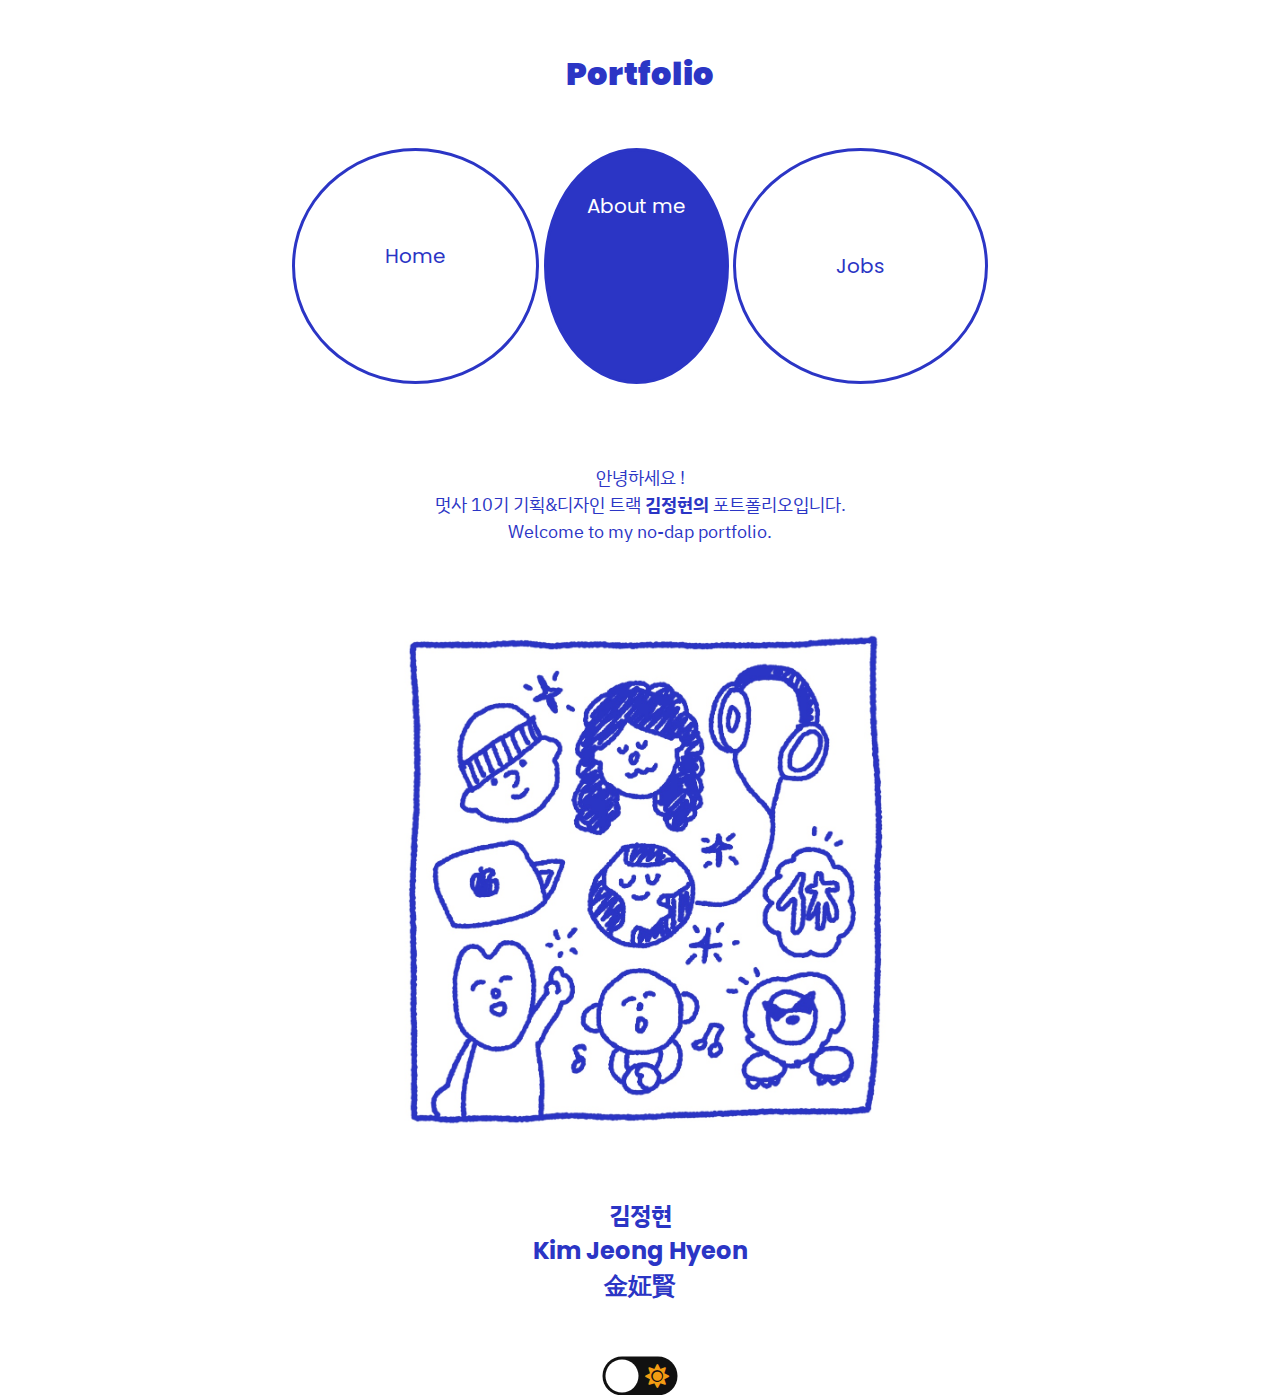
<file: index.html>
<!DOCTYPE html>
<html lang="en">
<head>
    <meta charset="UTF-8">
    <meta http-equiv="X-UA-Compatible" content="IE=edge">
    <meta name="viewport" content="width=device-width, initial-scale=1.0">
    <title>김정현의 포트폴리오</title>
    <link rel="stylesheet" href="home.css">
    <link rel="preconnect" href="https://fonts.googleapis.com"> 
    <link rel="preconnect" href="https://fonts.gstatic.com" crossorigin> 
    <link href="https://fonts.googleapis.com/css2?family=IBM+Plex+Sans+KR:wght@300;400;700&family=Poppins:ital,wght@0,300;0,400;0,600;0,800;1,300;1,400&display=swap" rel="stylesheet">
    <script defer src="home.js"></script>
    <link
    rel="stylesheet"
    href="https://cdnjs.cloudflare.com/ajax/libs/font-awesome/5.8.2/css/all.min.css"
    />
</head>

<body>
    <header>
        <h1>Portfolio</h1>
        <nav>
            <ul class="content-container">
                <li class="home"><a href="index.html" class="a1">Home</a></li>
                <li class="aboutme"><a href="aboutme.html" class="a2">About me</a></li>
                <li class="jobs"><a href="jobs.html" class="a3">Jobs</a></li>
            </ul>
        </nav>
    </header>

    <section class="introduce-container">
        <h2 class="introduce-text">안녕하세요 !
        <br>멋사 10기 기획&디자인 트랙 <span class="bold">김정현의</span> 포트폴리오입니다.
        <br>Welcome to my no-dap portfolio.
        </h2>
    </section>

    <section>
        <div class="image-container">
            <image src="my-img1.jpg" class="my-image" width="500px"></image>
        </div>
    </section>

    <section class="name-container">
        <h2 class="name-kor">김정현</h2>
        <h2 class="name-eng">Kim Jeong Hyeon</h2>
        <h2 class="name-chinese">金姃賢</h2>
    </section>

    <div class="toggle">
        <input type="checkbox" class="checkbox" id=checkbox>
        <label for="checkbox" class="label">
            <i class="fas fa-moon"></i>
            <i class="fas fa-sun"></i>
            <div class="ball"></div>
        </label>
    </div>

</body>
</html>
</file>
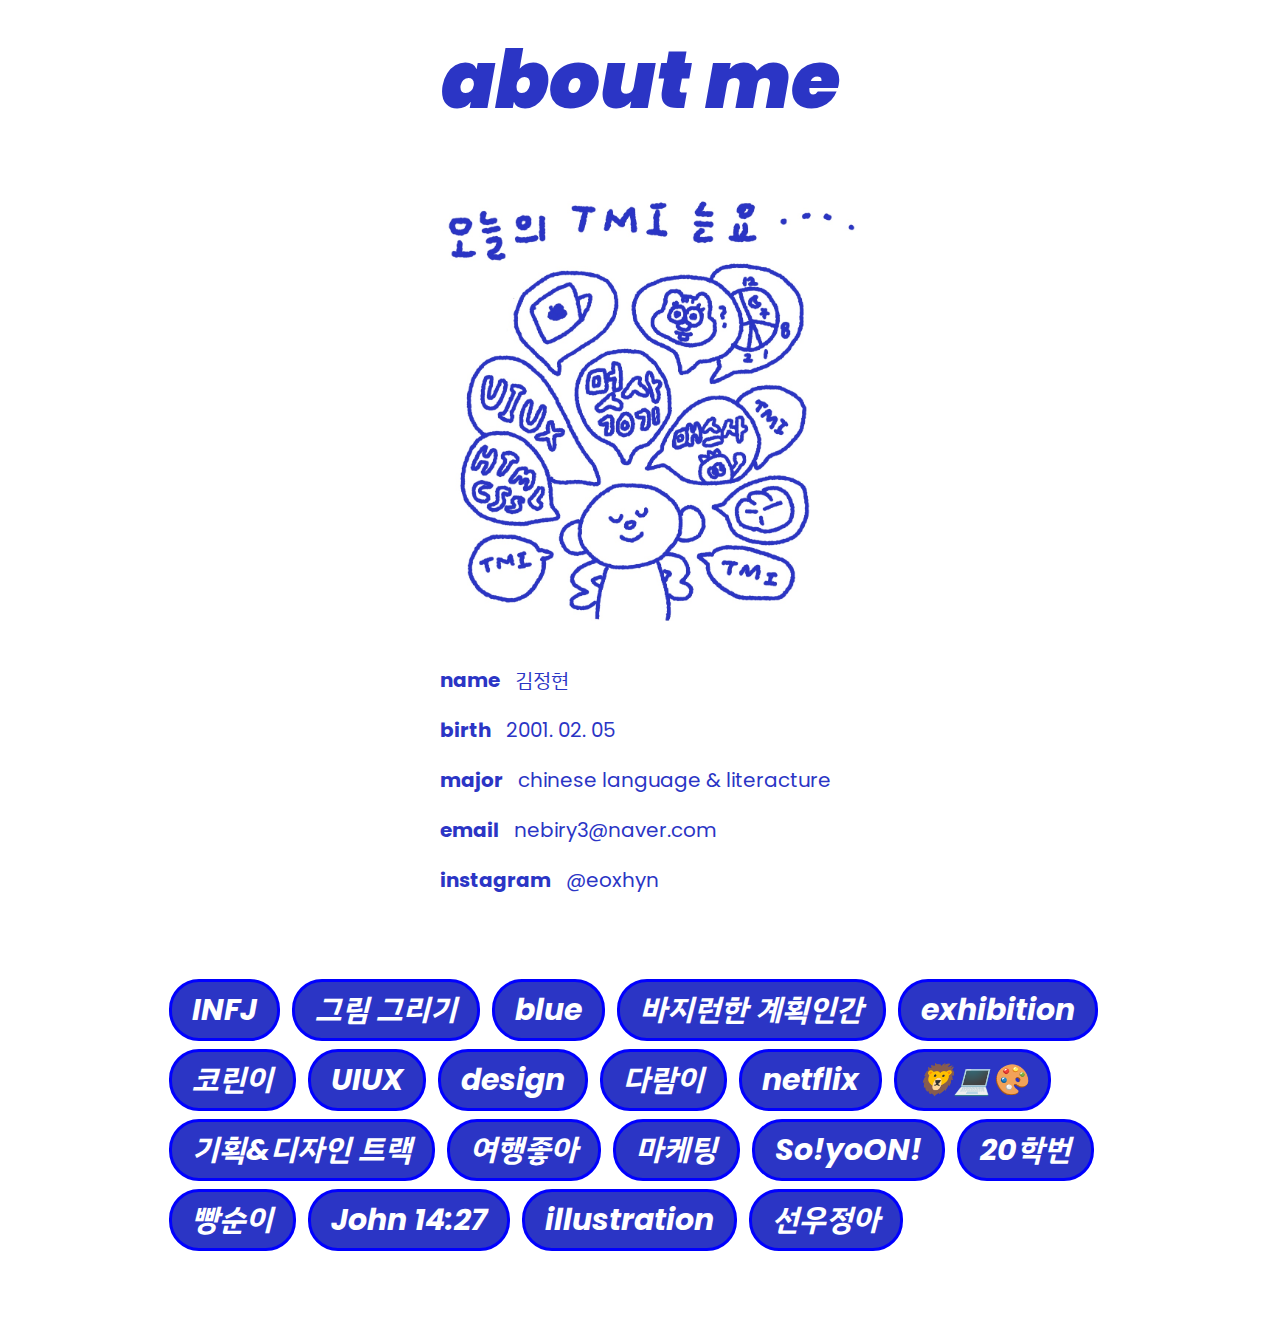
<file: aboutme.html>
<!DOCTYPE html>
<html lang="en">
<head>
    <meta charset="UTF-8">
    <meta http-equiv="X-UA-Compatible" content="IE=edge">
    <meta name="viewport" content="width=device-width, initial-scale=1.0">
    <title>about me</title>
    <link rel="stylesheet" href="aboutme.css">
    <link rel="stylesheet" href="mixin.css">
    <link rel="stylesheet" href="variable.css">
    <link rel="preconnect" href="https://fonts.googleapis.com"> 
    <link rel="preconnect" href="https://fonts.gstatic.com" crossorigin> 
    <link href="https://fonts.googleapis.com/css2?family=IBM+Plex+Sans+KR:wght@300;400;700&family=Poppins:ital,wght@0,300;0,400;0,600;0,800;1,300;1,400;1,800&display=swap" rel="stylesheet">
</head>

<body>
    <section class="title-container">
        <h1 class="title">about me</h1>
    </section>

    <section>
        <div class="image-container">
            <image src="my-img2.jpg" class="image1" width="700px"></image>
        </div>
    </section>

    <section>
        <div class="introduction-container">
            <p class="introduction-text"><span>name</span> 김정현</p>
            <p class="introduction-text"><span>birth</span> 2001. 02. 05</p>
            <p class="introduction-text"><span>major</span> chinese language & literacture</p>
            <p class="introduction-text"><span>email</span> nebiry3@naver.com</p>
            <p class="introduction-text"><span>instagram</span> @eoxhyn</p>
        </div>
    </section>

    <section>
        <div class="tmi-container">
            <p class="tmi">INFJ</p>
            <p class="tmi">그림 그리기</p>
            <p class="tmi">blue</p>
            <p class="tmi">바지런한 계획인간</p>
            <p class="tmi">exhibition</p>
            <p class="tmi">코린이</p>
            <p class="tmi">UIUX</p>
            <p class="tmi">design</p>
            <p class="tmi">다람이</p>
            <p class="tmi">netflix</p>
            <p class="tmi">🦁💻🎨</p>
            <p class="tmi">기획&디자인 트랙</p>
            <p class="tmi">여행좋아</p>
            <p class="tmi">마케팅</p>
            <p class="tmi">So!yoON!</p>
            <p class="tmi">20학번</p>
            <p class="tmi">빵순이</p>
            <p class="tmi">John 14:27</p>
            <p class="tmi">illustration</p>
            <p class="tmi">선우정아</p>
        </div>
    </section>

</body>
</html>
</file>
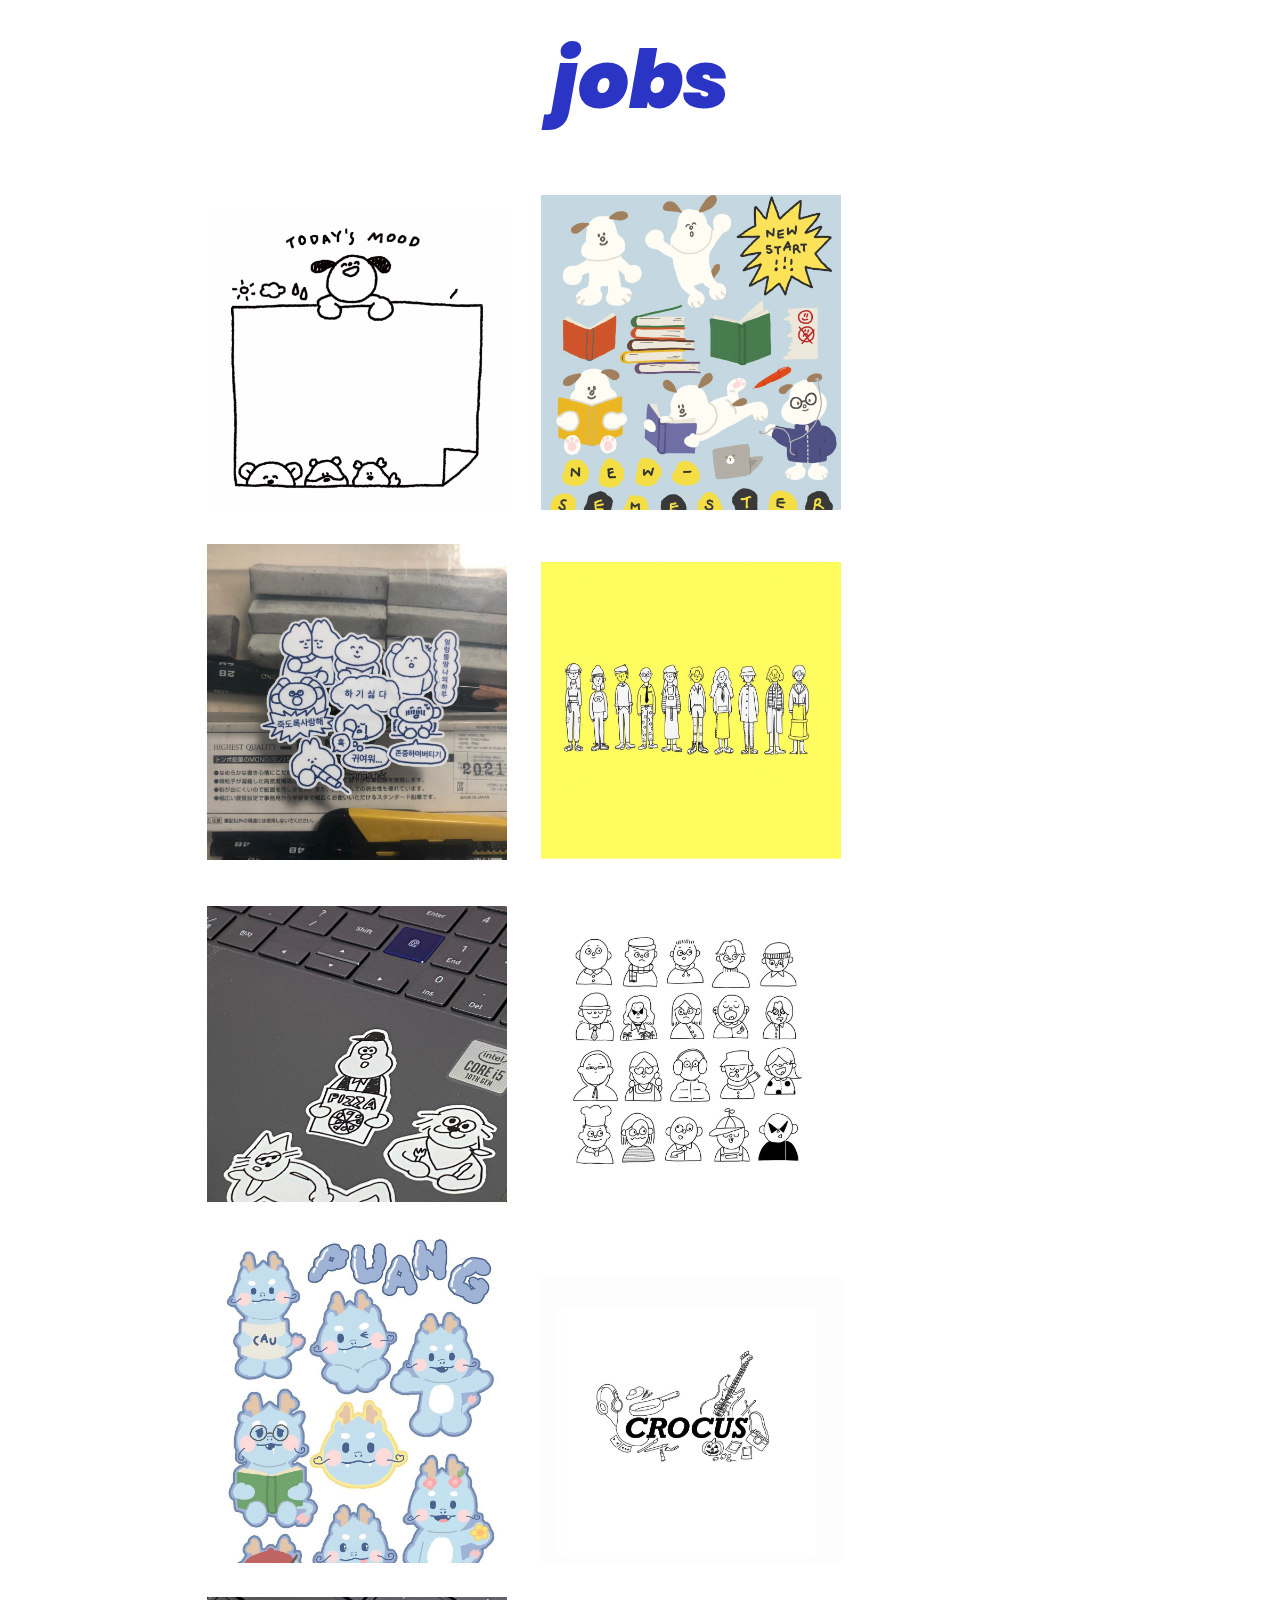
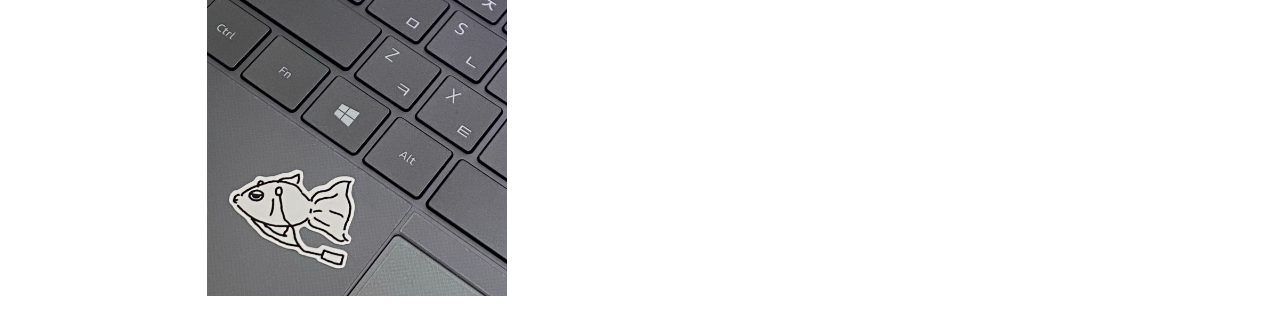
<file: jobs.html>
<!DOCTYPE html>
<html lang="en">
<head>
    <meta charset="UTF-8">
    <meta http-equiv="X-UA-Compatible" content="IE=edge">
    <meta name="viewport" content="width=device-width, initial-scale=1.0">
    <title>jobs</title>
    <link rel="stylesheet" href="jobs.css">
    <link rel="stylesheet" href="mixin.css">
    <link rel="stylesheet" href="variable.css">
    <link rel="preconnect" href="https://fonts.googleapis.com"> 
    <link rel="preconnect" href="https://fonts.gstatic.com" crossorigin> 
    <link href="https://fonts.googleapis.com/css2?family=IBM+Plex+Sans+KR:wght@300;400;700&family=Poppins:ital,wght@0,300;0,400;0,600;0,800;1,300;1,400;1,800&display=swap" rel="stylesheet">
</head>

<body>
    <section class="title-container">
        <h1 class="title">jobs</h1>
    </section>

    <section class="image-container">
        <a href="https://www.instagram.com/eoxhyn/">
            <image src="img1.jpg" class="job-img" width="300px"></image>
            <image src="img2.jpg" class="job-img" width="300px"></image>
            <image src="img8.jpg" class="job-img" width="300px"></image>
            <image src="img4.jpg" class="job-img" width="300px"></image>
            <image src="img6.jpg" class="job-img" width="300px"></image>
            <image src="img5.jpg" class="job-img" width="300px"></image>
            <image src="img7.jpg" class="job-img" width="300px"></image>
            <image src="img3.jpg" class="job-img" width="300px"></image>
            <image src="img9.jpeg" class="job-img" width="300px"></image>
        </a>
    </section>

</body>
</html>
</file>
<file: home.css>
* {
    padding: 0;
    border: 0;
    margin: 0;
}
a {
    text-decoration: none;
    color: rgb(43, 53, 197);
}

.a2 {color: white;}

li {list-style: none;}

h1 {
    font-family: 'Poppins', sans-serif;
    font-weight: 900;
    color: rgb(43, 53, 197);
    width: 100vw;
    margin: auto;
    padding: 50px 0 50px 0;
    text-align: center;
}

.content-container{
    width: 55vw;
    margin: auto;
    display: flex;
    justify-content: space-evenly;
}

.home{
    font-family: 'Poppins', sans-serif;
    font-weight: 400;
    font-size: 20px;
    padding: 90px ;
    border: 3px solid rgb(43, 53, 197);
    display: inline-block;
    border-radius: 100%;
}

.aboutme{
    font-family: 'Poppins', sans-serif;
    font-weight: 400;
    font-size: 20px;
    background-color: rgb(43, 53, 197);
    padding: 40px;
    border: 3px solid rgb(43, 53, 197);
    display: inline-block;
    border-radius: 100%;
}

.jobs{
    font-family: 'Poppins', sans-serif;
    font-weight: 400;
    font-size: 20px;
    padding: 100px;
    border: 3px solid rgb(43, 53, 197);
    display: inline-block;
    border-radius: 100%;
}

.introduce-container {
    padding: 80px 0;
    width: 100vw;
    margin: auto;
}

.introduce-text {
    font-family: 'IBM Plex Sans KR', sans-serif;
    font-weight: 400;
    font-size: 18px;
    line-height: 1.5;
    text-align: center;
    color: rgb(43, 53, 197);
}

.bold {
    font-weight: 900;
}

.image-container {
    width: 500px;
    margin: auto;
}

.name-container {
    font-family: 'Poppins', 'IBM Plex Sans KR';
    text-align: center;
    padding: 60px 0;
    color: rgb(43, 53, 197);
}

footer {
    text-align: center;
    margin: 60px 0 20px 0;
    color: rgb(43, 53, 197);
}

.aboutme:hover {
    background-color: rgb(255, 94, 0);
}

.toggle {
    display: flex;
    flex-direction: column;
    justify-content: center;
    align-items: center;
    margin: 0;

}

.label {
    display: flex;
    align-items: center;
    justify-content: space-evenly;
    width: 50px;
    height: 26px;
    background-color: #111;
    border-radius: 50px;
    transform: scale(1.5);
    position: relative;
}

.ball { 
    position: absolute;
    background-color: white;
    border-radius: 50%;
    width: 22px;
    height: 22px;
    top: 2px;
    left: 2px;
    transition: transform 0.2s ease-out;
}

body.dark {
    background-color: #292c35;
}

body.dark p {
    color: #fff;
}

.checkbox:checked + .label .ball {
    transform: translateX(24px);
}

.checkbox {
    position: absolute;
    opacity: 0;
}

.fa-moon {
    color: #f1c40f;
}

.fa-sun {
    color: #f39c12;
}
</file>
<file: aboutme.css>
* {
    padding: 0;
    border: 0;
    margin: 0;
}
a {
    text-decoration: none;
    color: rgb(43, 53, 197);
}

.title-container {
    width: 100vw;
    margin: auto;
}

.title {
    text-align: center;
    font-family: 'Poppins', sans-serif;
    font-weight: 900;
    font-style: italic;
    font-size: 80px;
    color: rgb(43, 53, 197);
    margin: 20px 0 20px 0;
}

@media (max-width:1023px){
    .title {font-size: 70px;}
}

@media (max-width:767px){
    .title {font-size: 60px;}
}

.image-container {
    width: 700px;
    margin: auto;
}

.introduction-container {
    width: 400px;
    padding: 30px 0 70px 0;
    margin: auto;
}

.introduction-text {
    font-family: 'Poppins', 'IBM Plex Sans KR';
    font-size: 20px;
    color: rgb(43, 53, 197);
    line-height: 2.5;
}

span {
    font-weight: bold;
    margin-right: 10px;
}

.tmi-container {
    width: 950px;
    padding-bottom: 70px;
    margin: auto;
}

.tmi {
    font-family: 'Poppins', 'IBM Plex Sans KR';
    font-size: 30px;
    font-weight: bold;
    font-style: italic;
    display: inline-block;
    padding: 5px 20px;
    border: 3px blue;
    margin: 4px;
    border-style: solid;
    border-radius: 30px;
    background-color: rgb(43, 53, 197);
    color: white;
}
.tmi:hover {
    background-color: rgb(255, 94, 0);
    border: 6px solid rgb(255, 94, 0); 
}

footer {
    text-align: center;
    margin: 60px 0 20px 0;
    color: rgb(43, 53, 197);
}
</file>
<file: mixin.css>
@media only screen and (max-width: 768px) {
  .title {
    color: orange;
  }
}

@media only screen and (min-width: 768px) and (max-width: 1100px) {
  .title {
    color: pink;
  }
}

@media only screen and (min-width: 1100px) {
  .title {
    color: rgb(43, 53, 197);
  }
}
/*# sourceMappingURL=mixin.css.map */
</file>
<file: variable.css>
/* No CSS *//*# sourceMappingURL=variable.css.map */
</file>
<file: jobs.css>
* {
    padding: 0;
    border: 0;
    margin: 0;
}
a {
    text-decoration: none;
    color: rgb(43, 53, 197);
}

.title-container {
    width: 100vw;
    margin: auto;
    padding-bottom: 20px;
}

.title {
    text-align: center;
    font-family: 'Poppins', sans-serif;
    font-weight: 900;
    font-style: italic;
    font-size: 80px;
    color: rgb(43, 53, 197);
    margin: 20px 0 20px 0;
}

@media (max-width:1023px){
    .title {font-size: 70px;}
}

@media (max-width:767px){
    .title {font-size: 60px;}
}

.image-container {
    width: 70vw;
    margin: auto;
}

.job-img {
    margin: 15px;
}
</file>
